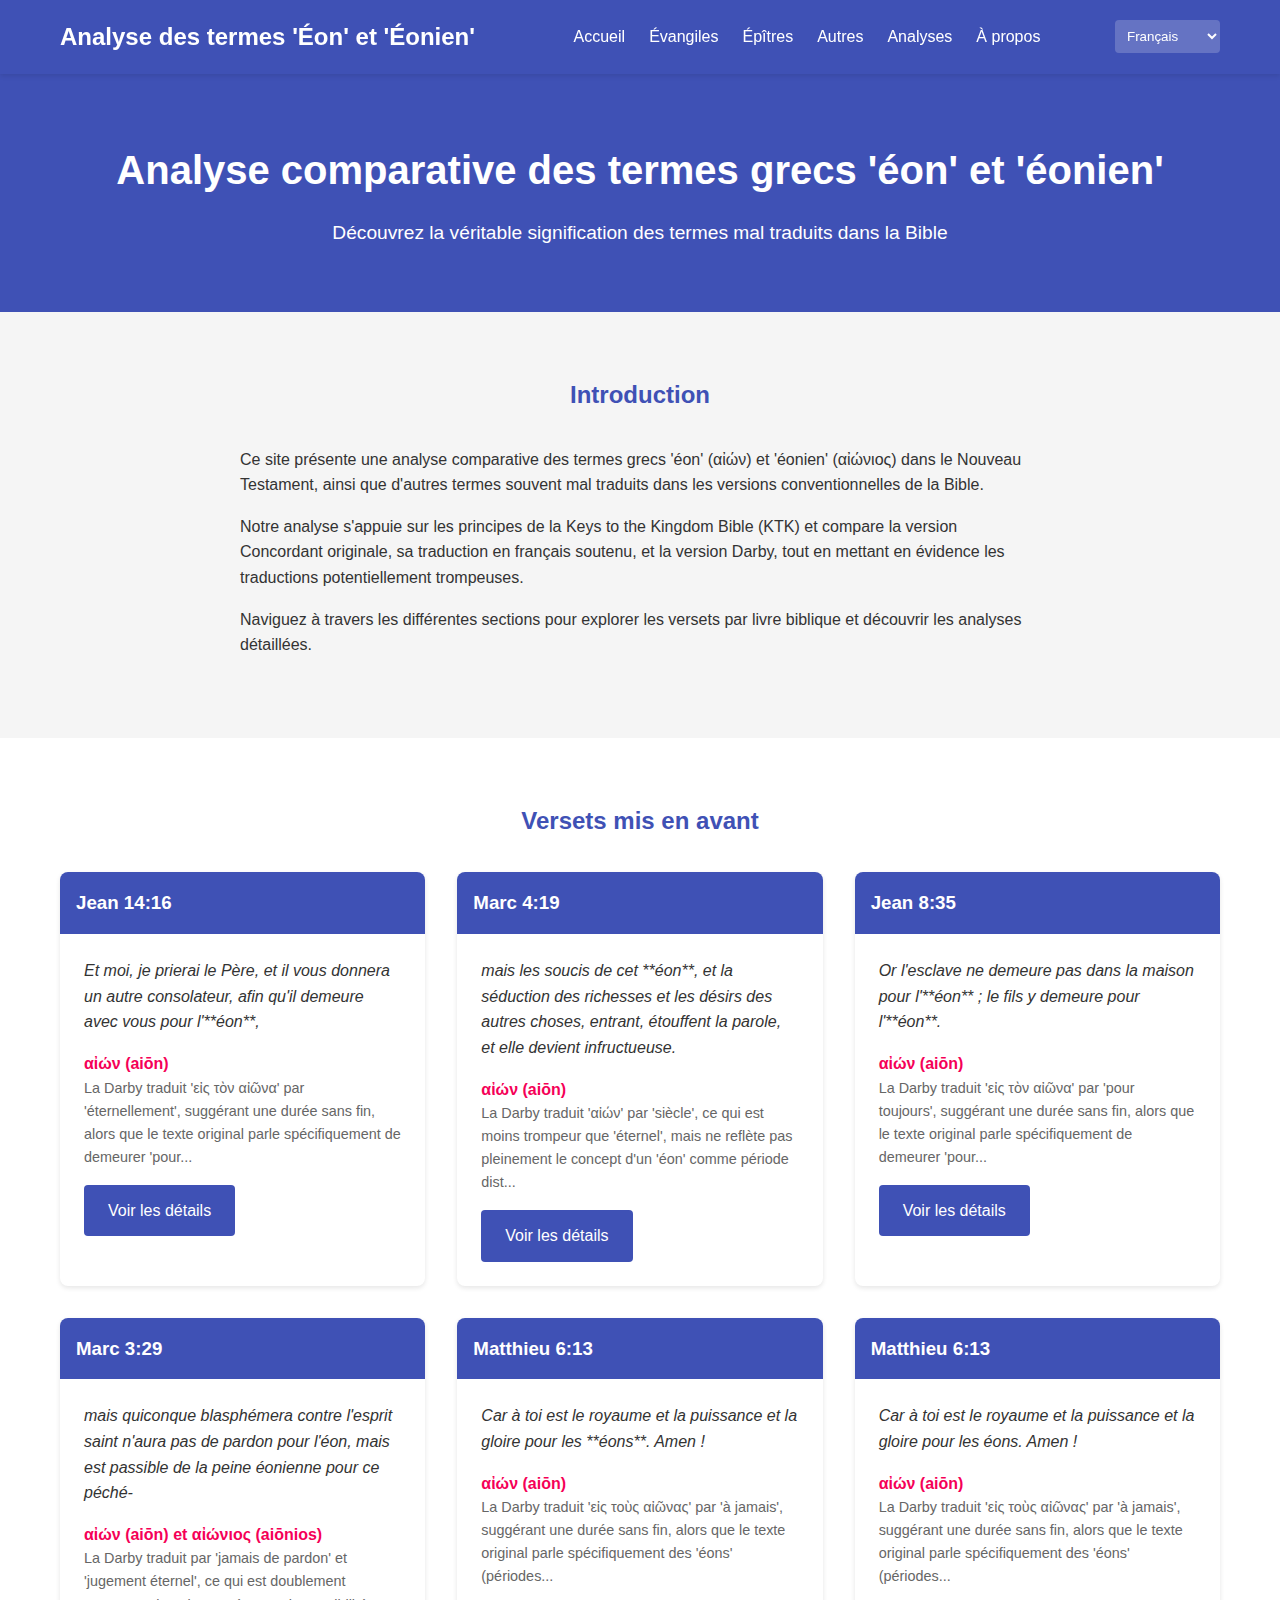
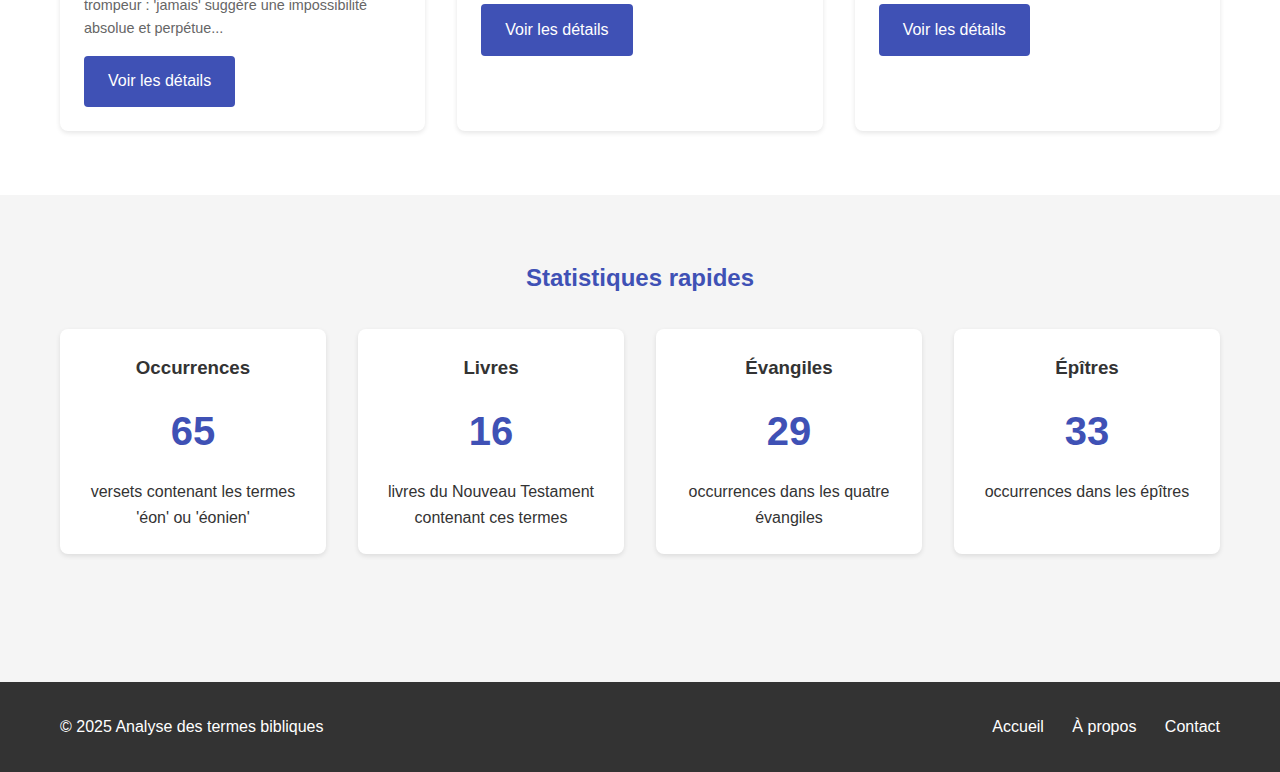
<file: index.html>
<!DOCTYPE html>
<html lang="fr">
<head>
    <meta charset="UTF-8">
    <meta name="viewport" content="width=device-width, initial-scale=1.0">
    <title data-i18n="title">Analyse des termes bibliques</title>
    <link rel="stylesheet" href="css/main.css">
    <link rel="stylesheet" href="css/responsive.css">
</head>
<body>
    <header>
        <div class="container">
            <div class="logo">
                <h1 data-i18n="main_title">Analyse des termes 'Éon' et 'Éonien'</h1>
            </div>
            <nav class="main-nav">
                <ul>
                    <li><a href="index.html" data-i18n="nav.home">Accueil</a></li>
                    <li class="dropdown">
                        <a href="#" data-i18n="nav.gospels">Évangiles</a>
                        <div class="dropdown-content">
                            <a href="pages/evangiles/matthieu.html">Matthieu</a>
                            <a href="pages/evangiles/marc.html">Marc</a>
                            <a href="pages/evangiles/luc.html">Luc</a>
                            <a href="pages/evangiles/jean.html">Jean</a>
                        </div>
                    </li>
                    <li class="dropdown">
                        <a href="#" data-i18n="nav.epistles">Épîtres</a>
                        <div class="dropdown-content">
                            <a href="pages/epitres/romains.html">Romains</a>
                            <a href="pages/epitres/1corinthiens.html">1 Corinthiens</a>
                            <a href="pages/epitres/2corinthiens.html">2 Corinthiens</a>
                            <a href="pages/epitres/galates.html">Galates</a>
                            <a href="pages/epitres/ephesiens.html">Éphésiens</a>
                            <a href="pages/epitres/philippiens.html">Philippiens</a>
                            <a href="pages/epitres/colossiens.html">Colossiens</a>
                            <a href="pages/epitres/2thessaloniciens.html">2 Thessaloniciens</a>
                            <a href="pages/epitres/1timothee.html">1 Timothée</a>
                            <a href="pages/epitres/hebreux.html">Hébreux</a>
                        </div>
                    </li>
                    <li class="dropdown">
                        <a href="#" data-i18n="nav.others">Autres</a>
                        <div class="dropdown-content">
                            <a href="pages/epitres/actes.html">Actes</a>
                            <a href="pages/epitres/apocalypse.html">Apocalypse</a>
                        </div>
                    </li>
                    <li class="dropdown">
                        <a href="#" data-i18n="nav.analyses">Analyses</a>
                        <div class="dropdown-content">
                            <a href="pages/analyses/information.html" data-i18n="nav.information">Information</a>
                            <a href="pages/analyses/statistiques.html" data-i18n="nav.statistics">Statistiques</a>
                            <a href="pages/analyses/ktk.html" data-i18n="nav.ktk_analysis">Analyse KTK</a>
                            <a href="pages/analyses/traductions_trompeuses.html" data-i18n="nav.misleading_translations">Traductions trompeuses</a>
                            <a href="pages/analyses/tromperie_renforcee.html" data-i18n="nav.reinforced_deception">Tromperie renforcée</a>
                            <a href="pages/analyses/autres_termes.html" data-i18n="nav.other_terms">Autres termes mal traduits</a>
                            <a href="pages/analyses/approfondie.html" data-i18n="nav.in_depth">Analyse approfondie</a>
                        </div>
                    </li>
                    <li><a href="pages/about.html" data-i18n="nav.about">À propos</a></li>
                </ul>
            </nav>
            <div class="language-selector">
                <select id="language-select">
                    <option value="fr">Français</option>
                    <option value="en">English</option>
                    <option value="es">Español</option>
                    <option value="de">Deutsch</option>
                    <option value="it">Italiano</option>
                    <option value="pt">Português</option>
                    <option value="nl">Nederlands</option>
                </select>
            </div>
        </div>
    </header>

    <main>
        <section class="hero">
            <div class="container">
                <h2 data-i18n="hero.title">Analyse comparative des termes grecs 'éon' et 'éonien'</h2>
                <p data-i18n="hero.subtitle">Découvrez la véritable signification des termes mal traduits dans la Bible</p>
            </div>
        </section>

        <section class="introduction">
            <div class="container">
                <h2 data-i18n="intro.title">Introduction</h2>
                <div class="intro-content">
                    <p data-i18n="intro.p1">Ce site présente une analyse comparative des termes grecs 'éon' (αἰών) et 'éonien' (αἰώνιος) dans le Nouveau Testament, ainsi que d'autres termes souvent mal traduits dans les versions conventionnelles de la Bible.</p>
                    <p data-i18n="intro.p2">Notre analyse s'appuie sur les principes de la Keys to the Kingdom Bible (KTK) et compare la version Concordant originale, sa traduction en français soutenu, et la version Darby, tout en mettant en évidence les traductions potentiellement trompeuses.</p>
                    <p data-i18n="intro.p3">Naviguez à travers les différentes sections pour explorer les versets par livre biblique et découvrir les analyses détaillées.</p>
                </div>
            </div>
        </section>

        <section class="featured-verses">
            <div class="container">
                <h2 data-i18n="featured.title">Versets mis en avant</h2>
                <div class="verse-cards" id="featured-verses-container">
                    <!-- Les versets seront chargés dynamiquement ici -->
                </div>
            </div>
        </section>

        <section class="quick-stats">
            <div class="container">
                <h2 data-i18n="stats.title">Statistiques rapides</h2>
                <div class="stats-grid">
                    <div class="stat-card">
                        <h3 data-i18n="stats.occurrences">Occurrences</h3>
                        <p class="stat-number" id="total-occurrences">65</p>
                        <p data-i18n="stats.occurrences_desc">versets contenant les termes 'éon' ou 'éonien'</p>
                    </div>
                    <div class="stat-card">
                        <h3 data-i18n="stats.books">Livres</h3>
                        <p class="stat-number" id="total-books">14</p>
                        <p data-i18n="stats.books_desc">livres du Nouveau Testament contenant ces termes</p>
                    </div>
                    <div class="stat-card">
                        <h3 data-i18n="stats.gospels">Évangiles</h3>
                        <p class="stat-number" id="gospel-occurrences">29</p>
                        <p data-i18n="stats.gospels_desc">occurrences dans les quatre évangiles</p>
                    </div>
                    <div class="stat-card">
                        <h3 data-i18n="stats.epistles">Épîtres</h3>
                        <p class="stat-number" id="epistle-occurrences">33</p>
                        <p data-i18n="stats.epistles_desc">occurrences dans les épîtres</p>
                    </div>
                </div>
            </div>
        </section>
    </main>

    <footer>
        <div class="container">
            <p data-i18n="footer.copyright">&copy; 2025 Analyse des termes bibliques</p>
            <div class="footer-nav">
                <a href="index.html" data-i18n="nav.home">Accueil</a>
                <a href="pages/about.html" data-i18n="nav.about">À propos</a>
                <a href="#" data-i18n="footer.contact">Contact</a>
            </div>
        </div>
    </footer>

    <script src="js/i18n.js"></script>
    <script src="js/data-loader.js"></script>
    <script src="js/main.js"></script>
</body>
</html>
</file>
<file: css/main.css>
/* Variables */
:root {
    --primary-color: #3f51b5;
    --secondary-color: #f50057;
    --background-color: #f5f5f5;
    --text-color: #333;
    --light-text: #fff;
    --border-color: #ddd;
    --hover-color: #303f9f;
    --card-shadow: 0 2px 5px rgba(0, 0, 0, 0.1);
    --container-width: 1200px;
}

/* Reset et base */
* {
    margin: 0;
    padding: 0;
    box-sizing: border-box;
}

body {
    font-family: 'Segoe UI', Tahoma, Geneva, Verdana, sans-serif;
    line-height: 1.6;
    color: var(--text-color);
    background-color: var(--background-color);
}

.container {
    width: 100%;
    max-width: var(--container-width);
    margin: 0 auto;
    padding: 0 20px;
}

a {
    text-decoration: none;
    color: var(--primary-color);
}

a:hover {
    color: var(--hover-color);
}

ul {
    list-style: none;
}

/* Header */
header {
    background-color: var(--primary-color);
    color: var(--light-text);
    padding: 1rem 0;
    box-shadow: 0 2px 5px rgba(0, 0, 0, 0.1);
    position: sticky;
    top: 0;
    z-index: 1000;
}

header .container {
    display: flex;
    justify-content: space-between;
    align-items: center;
}

.logo h1 {
    font-size: 1.5rem;
    font-weight: 600;
}

/* Navigation */
.main-nav ul {
    display: flex;
}

.main-nav li {
    margin-left: 1.5rem;
    position: relative;
}

.main-nav a {
    color: var(--light-text);
    font-weight: 500;
    padding: 0.5rem 0;
    display: block;
}

.main-nav a:hover {
    color: rgba(255, 255, 255, 0.8);
}

/* Dropdown */
.dropdown-content {
    display: none;
    position: absolute;
    background-color: white;
    min-width: 200px;
    box-shadow: var(--card-shadow);
    z-index: 1;
    border-radius: 4px;
    overflow: hidden;
}

.dropdown-content a {
    color: var(--text-color);
    padding: 12px 16px;
    display: block;
    border-bottom: 1px solid var(--border-color);
}

.dropdown-content a:hover {
    background-color: var(--background-color);
    color: var(--primary-color);
}

.dropdown:hover .dropdown-content {
    display: block;
}

/* Language selector */
.language-selector select {
    padding: 0.5rem;
    border-radius: 4px;
    border: none;
    background-color: rgba(255, 255, 255, 0.2);
    color: var(--light-text);
    cursor: pointer;
}

.language-selector select:focus {
    outline: none;
}

/* Hero section */
.hero {
    background-color: var(--primary-color);
    color: var(--light-text);
    padding: 4rem 0;
    text-align: center;
}

.hero h2 {
    font-size: 2.5rem;
    margin-bottom: 1rem;
}

.hero p {
    font-size: 1.2rem;
    max-width: 800px;
    margin: 0 auto;
}

/* Introduction section */
.introduction {
    padding: 4rem 0;
}

.introduction h2 {
    text-align: center;
    margin-bottom: 2rem;
    color: var(--primary-color);
}

.intro-content {
    max-width: 800px;
    margin: 0 auto;
}

.intro-content p {
    margin-bottom: 1rem;
}

/* Featured verses section */
.featured-verses {
    padding: 4rem 0;
    background-color: white;
}

.featured-verses h2 {
    text-align: center;
    margin-bottom: 2rem;
    color: var(--primary-color);
}

.verse-cards {
    display: grid;
    grid-template-columns: repeat(auto-fill, minmax(300px, 1fr));
    gap: 2rem;
}

.verse-card {
    background-color: white;
    border-radius: 8px;
    overflow: hidden;
    box-shadow: var(--card-shadow);
    transition: transform 0.3s ease;
}

.verse-card:hover {
    transform: translateY(-5px);
}

.verse-card-header {
    background-color: var(--primary-color);
    color: var(--light-text);
    padding: 1rem;
}

.verse-card-body {
    padding: 1.5rem;
}

.verse-reference {
    font-weight: 600;
    margin-bottom: 0.5rem;
}

.verse-text {
    margin-bottom: 1rem;
    font-style: italic;
}

.verse-analysis {
    font-size: 0.9rem;
    color: #666;
}

.verse-term {
    color: var(--secondary-color);
    font-weight: 600;
}

/* Quick stats section */
.quick-stats {
    padding: 4rem 0;
}

.quick-stats h2 {
    text-align: center;
    margin-bottom: 2rem;
    color: var(--primary-color);
}

.stats-grid {
    display: grid;
    grid-template-columns: repeat(auto-fit, minmax(200px, 1fr));
    gap: 2rem;
}

.stat-card {
    background-color: white;
    border-radius: 8px;
    padding: 1.5rem;
    text-align: center;
    box-shadow: var(--card-shadow);
}

.stat-number {
    font-size: 2.5rem;
    font-weight: 700;
    color: var(--primary-color);
    margin: 1rem 0;
}

/* Footer */
footer {
    background-color: #333;
    color: var(--light-text);
    padding: 2rem 0;
    margin-top: 4rem;
}

footer .container {
    display: flex;
    justify-content: space-between;
    align-items: center;
}

.footer-nav a {
    color: var(--light-text);
    margin-left: 1.5rem;
}

.footer-nav a:hover {
    text-decoration: underline;
}

/* Verse detail page */
.verse-detail {
    padding: 2rem 0;
}

.verse-header {
    background-color: var(--primary-color);
    color: var(--light-text);
    padding: 2rem 0;
    margin-bottom: 2rem;
}

.verse-header h2 {
    font-size: 2rem;
}

.verse-context {
    background-color: #f9f9f9;
    padding: 1.5rem;
    border-radius: 8px;
    margin-bottom: 2rem;
}

.translations {
    display: grid;
    grid-template-columns: repeat(auto-fit, minmax(300px, 1fr));
    gap: 2rem;
    margin-bottom: 2rem;
}

.translation-card {
    background-color: white;
    border-radius: 8px;
    overflow: hidden;
    box-shadow: var(--card-shadow);
}

.translation-header {
    background-color: var(--primary-color);
    color: var(--light-text);
    padding: 1rem;
}

.translation-body {
    padding: 1.5rem;
}

.analysis-section {
    background-color: white;
    border-radius: 8px;
    padding: 1.5rem;
    box-shadow: var(--card-shadow);
}

.greek-term {
    color: var(--secondary-color);
    font-weight: 600;
    font-style: italic;
}

/* Analysis pages */
.analysis-page {
    padding: 2rem 0;
}

.analysis-header {
    background-color: var(--primary-color);
    color: var(--light-text);
    padding: 2rem 0;
    margin-bottom: 2rem;
}

.analysis-content {
    background-color: white;
    border-radius: 8px;
    padding: 2rem;
    box-shadow: var(--card-shadow);
}

.analysis-table {
    width: 100%;
    border-collapse: collapse;
    margin: 2rem 0;
}

.analysis-table th,
.analysis-table td {
    padding: 1rem;
    text-align: left;
    border-bottom: 1px solid var(--border-color);
}

.analysis-table th {
    background-color: #f5f5f5;
    font-weight: 600;
}

/* Breadcrumbs */
.breadcrumbs {
    margin: 1rem 0;
    font-size: 0.9rem;
}

.breadcrumbs a {
    color: var(--primary-color);
}

.breadcrumbs span {
    color: #999;
    margin: 0 0.5rem;
}

/* Utilities */
.highlight {
    background-color: rgba(245, 0, 87, 0.1);
    color: var(--secondary-color);
    padding: 0 0.3rem;
    border-radius: 3px;
}

.btn {
    display: inline-block;
    background-color: var(--primary-color);
    color: var(--light-text);
    padding: 0.8rem 1.5rem;
    border-radius: 4px;
    cursor: pointer;
    transition: background-color 0.3s ease;
}

.btn:hover {
    background-color: var(--hover-color);
    color: var(--light-text);
}

.text-center {
    text-align: center;
}

.mb-1 {
    margin-bottom: 1rem;
}

.mb-2 {
    margin-bottom: 2rem;
}

.mt-1 {
    margin-top: 1rem;
}

.mt-2 {
    margin-top: 2rem;
}
</file>
<file: css/responsive.css>
/* Responsive design */

/* Pour les écrans de taille moyenne (tablettes) */
@media (max-width: 992px) {
    .container {
        padding: 0 15px;
    }
    
    header .container {
        flex-direction: column;
    }
    
    .logo {
        margin-bottom: 1rem;
    }
    
    .main-nav ul {
        justify-content: center;
    }
    
    .main-nav li {
        margin: 0 0.75rem;
    }
    
    .language-selector {
        margin-top: 1rem;
    }
    
    .verse-cards {
        grid-template-columns: repeat(auto-fill, minmax(250px, 1fr));
    }
    
    .translations {
        grid-template-columns: 1fr;
    }
    
    footer .container {
        flex-direction: column;
        text-align: center;
    }
    
    .footer-nav {
        margin-top: 1rem;
    }
    
    .footer-nav a {
        margin: 0 0.75rem;
    }
}

/* Pour les petits écrans (smartphones) */
@media (max-width: 768px) {
    .hero h2 {
        font-size: 2rem;
    }
    
    .hero p {
        font-size: 1rem;
    }
    
    .main-nav ul {
        flex-direction: column;
        align-items: center;
    }
    
    .main-nav li {
        margin: 0.5rem 0;
    }
    
    .dropdown-content {
        position: static;
        display: none;
        width: 100%;
        box-shadow: none;
        border-radius: 0;
    }
    
    .dropdown:hover .dropdown-content {
        display: none;
    }
    
    .dropdown.active .dropdown-content {
        display: block;
    }
    
    .stats-grid {
        grid-template-columns: 1fr;
    }
    
    .verse-cards {
        grid-template-columns: 1fr;
    }
}

/* Pour les très petits écrans */
@media (max-width: 480px) {
    .hero {
        padding: 2rem 0;
    }
    
    .hero h2 {
        font-size: 1.5rem;
    }
    
    .introduction, .featured-verses, .quick-stats {
        padding: 2rem 0;
    }
    
    .stat-number {
        font-size: 2rem;
    }
}
</file>
